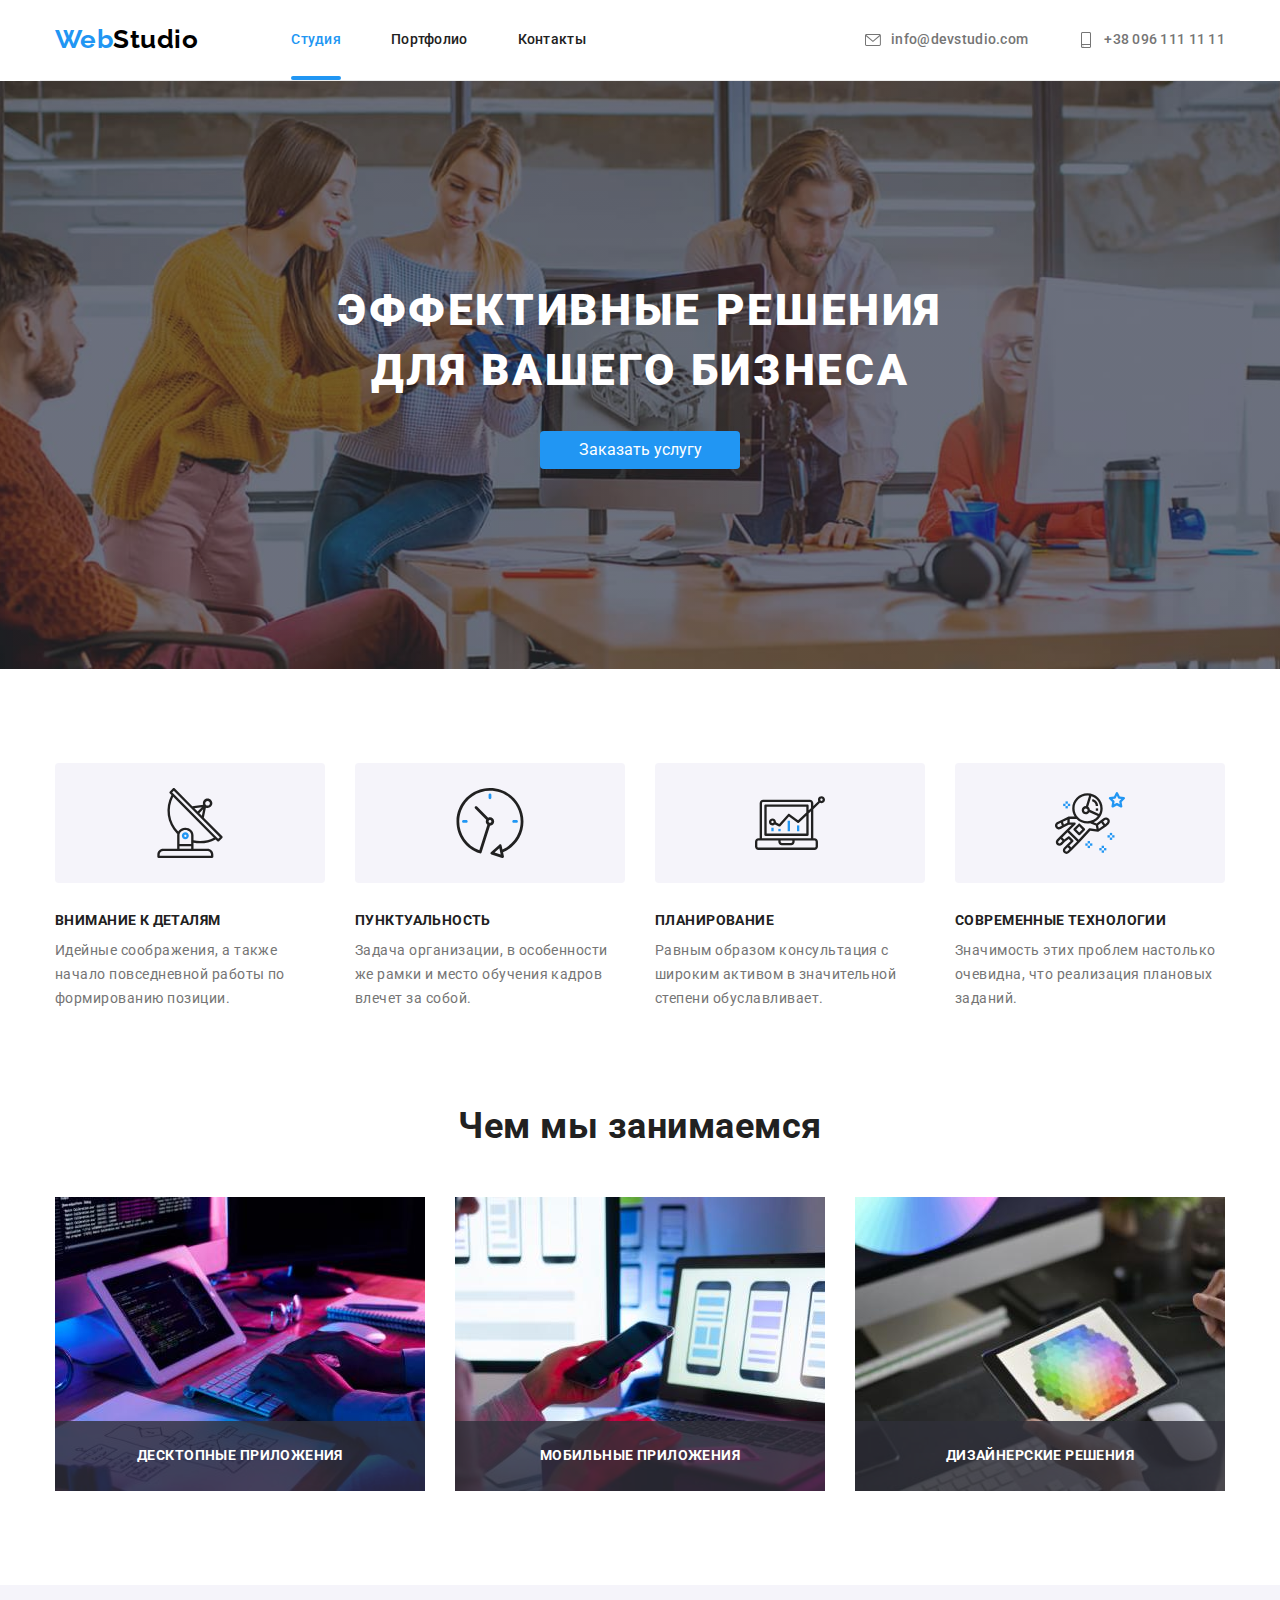
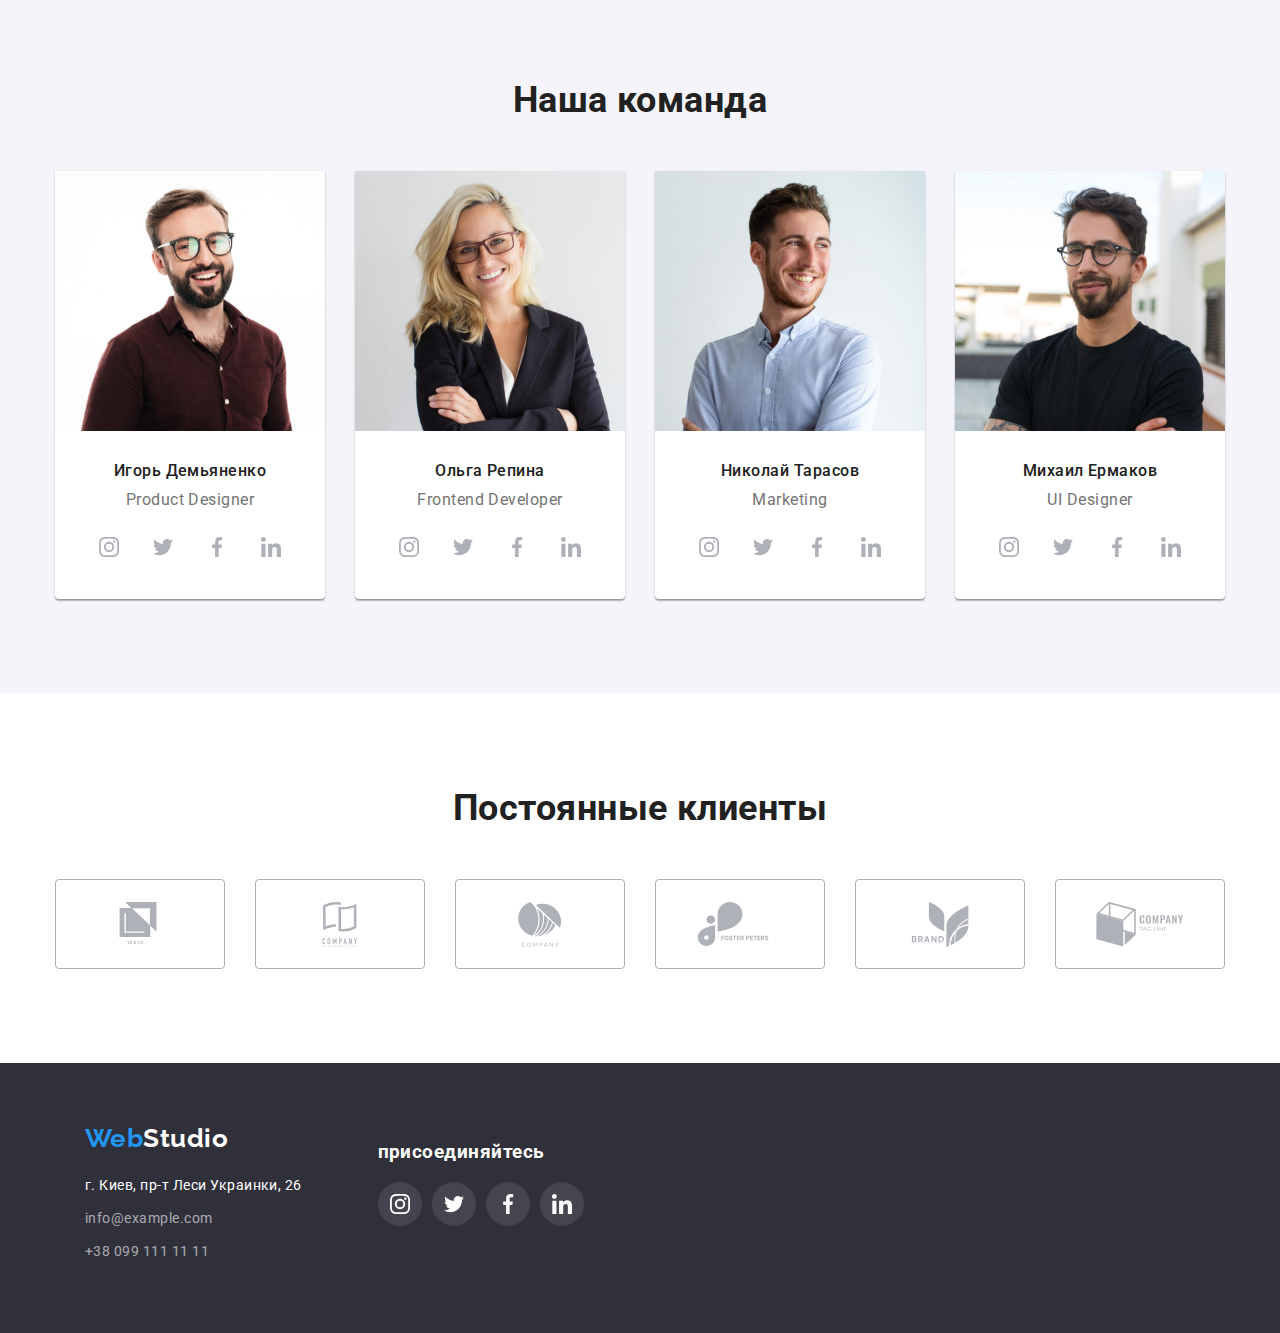
<file: index.html>
<!DOCTYPE html>
<html lang="ru">
<head>
    <meta charset="UTF-8">
    <meta http-equiv="X-UA-Compatible" content="IE=edge">
    <meta name="viewport" content="width=device-width, initial-scale=1.0">
    <title>Студия</title>
    <link rel="preconnect" href="https://fonts.gstatic.com">
    <link href="https://fonts.googleapis.com/css2?family=Raleway:wght@700&family=Roboto:wght@400;500;700;900&display=swap"
        rel="stylesheet">
    <link rel="stylesheet" href="https://cdnjs.cloudflare.com/ajax/libs/modern-normalize/0.2.0/modern-normalize.min.css">
    <link rel="stylesheet" href="./css/styles.css">
</head>
<body class="page">
    <!--Шапка сайта-->
    <header class="page-header">
      <div class="container">
        <a href="./index.html" class="logo">
            <span class="logo-web">Web</span><span class="logo-header">Studio</span></a>

        <nav>
            <ul class="site-nav list">
                <li class="item"><a href="" class="link current">Студия</a></li>
                <li class="item"><a href="./portfolio.html" class="link">Портфолио</a></li>
                <li class="item"><a href="" class="link">Контакты</a></li>
            </ul>
        </nav>

          <ul class="contacts list">
            <li class="item">
                <a href="mailto:info@devstudio.com" class="link"
             >
             <svg class="icon">
                <use href="./images/icons/sprite.svg#icon-mail">
                </use>
             </svg>
             info@devstudio.com
            </a>
            </li>
            <li class="item">
                <a href="tel:+380961111111" class="link"
             >
             <svg class="icon">
                <use href="./images/icons/sprite.svg#icon-phone">
                </use>
             </svg>
              +38 096 111 11 11
            </a>
            </li>
          </ul>
      </div>
    </header>
    
    <main>
        <!--Герой-->
        <section class="hero">
            <div class="container">
                <h1 class="hero-title">Эффективные решения для вашего бизнеса</h1>
                <button type="button" class="button" data-modal-open>Заказать услугу</button>
            </div>
        </section>
        
        
        <!--О нас-->
        <section class="section">
            <div class="container">
            <h2 class="section-title visually-hidden">О нас</h2>
        
            <ul class="about-us-list list grid">
                <li class="grid-item icon-antenna">
                    <h3 class="title">Внимание к деталям</h3>
                    <p class="text">Идейные соображения, а также начало повседневной работы по формированию позиции.</p>
                </li>
                <li class="grid-item icon-clock">
                    <h3 class="title">Пунктуальность</h3>
                    <p class="text">Задача организации, в особенности же рамки и место обучения кадров влечет за собой.</p>
                </li>
                <li class="grid-item icon-diagram">
                    <h3 class="title">Планирование</h3>
                    <p class="text">Равным образом консультация с широким активом в значительной степени обуславливает.</p>
                </li>
                <li class="grid-item icon-astronaut">
                    <h3 class="title">Современные технологии</h3>
                    <p class="text">Значимость этих проблем настолько очевидна, что реализация плановых заданий.</p>
                </li>
            </ul>
            </div>
        </section>
        
        <!--Чем мы занимаемся-->
        <section class="section no-padding">
            <div class="container">
            <h2 class="section-title">Чем мы занимаемся</h2>
        
            <ul class="work list grid">
                <li class="grid-item">
                    <div class="work-thumb">
                        <img src="./images/img1.jpg" alt="веб програмирование" width="370" height="294">
                        <div class="work-content">
                            <h3 class="title">Десктопные приложения</h3>
                        </div>
                    </div>
                </li>
                <li class="grid-item">
                    <div class="work-thumb">
                        <img src="./images/img2.jpg" alt="мобильний дизайн" width="370" height="294">
                        <div class="work-content">
                            <h3 class="title">Мобильные приложения</h3>
                        </div>
                    </div>
                </li>
                <li class="grid-item">
                    <div class="work-thumb">
                        <img src="./images/img3.jpg" alt="веб графика" width="370" height="294">
                        <div class="work-content">
                            <h3 class="title">Дизайнерские решения</h3>
                        </div>
                    </div>
                </li>
            </ul>
            </div>
        </section>
        
        <!--Наша команда-->
        <section class="section team">
            <h2 class="section-title">Наша команда</h2>

            <div class="container">
            <ul class="team-list list grid">
                <li class="grid-item">
                    <img src="./images/team/team1.jpg" alt="фото Игорь Демьяненко" width="270" height="260">
                    <h3 class="title">Игорь Демьяненко</h3>
                    <p class="text">Product Designer</p>
                    <ul class="list social-icons">
                        <li class="social-icons-item">
                            <a href="" class="social-icons-link" target="_blank" rel="noopener noreferrer">
                                <svg class="icon">
                                    <use href="./images/icons/sprite.svg#icon-instagram"></use>
                                </svg>
                            </a>
                        </li>
                        <li class="social-icons-item">
                            <a href="" class="social-icons-link" target="_blank" rel="noopener noreferrer">
                                <svg class="icon">
                                    <use href="./images/icons/sprite.svg#icon-twitter"></use>
                                </svg>
                            </a>
                        </li>
                        <li class="social-icons-item">
                            <a href="" class="social-icons-link" target="_blank" rel="noopener noreferrer">
                                <svg class="icon">
                                    <use href="./images/icons/sprite.svg#icon-facebook"></use>
                                </svg>
                            </a>
                        </li>
                        <li class="social-icons-item">
                            <a href="" class="social-icons-link" target="_blank" rel="noopener noreferrer">
                                <svg class="icon">
                                    <use href="./images/icons/sprite.svg#icon-linkedin"></use>
                                </svg>
                            </a>
                        </li>
                    </ul>
                </li>
                <li class="grid-item">
                    <img src="./images/team/team2.jpg" alt="фото Ольга Репина" width="270" height="260">
                    <h3 class="title">Ольга Репина</h3>
                    <p class="text">Frontend Developer</p>
                    <ul class="list social-icons">
                        <li class="social-icons-item">
                            <a href="" class="social-icons-link" target="_blank" rel="noopener noreferrer">
                                <svg class="icon">
                                    <use href="./images/icons/sprite.svg#icon-instagram"></use>
                                </svg>
                            </a>
                        </li>
                        <li class="social-icons-item">
                            <a href="" class="social-icons-link" target="_blank" rel="noopener noreferrer">
                                <svg class="icon">
                                    <use href="./images/icons/sprite.svg#icon-twitter"></use>
                                </svg>
                            </a>
                        </li>
                        <li class="social-icons-item">
                            <a href="" class="social-icons-link" target="_blank" rel="noopener noreferrer">
                                <svg class="icon">
                                    <use href="./images/icons/sprite.svg#icon-facebook"></use>
                                </svg>
                            </a>
                        </li>
                        <li class="social-icons-item">
                            <a href="" class="social-icons-link" target="_blank" rel="noopener noreferrer">
                                <svg class="icon">
                                    <use href="./images/icons/sprite.svg#icon-linkedin"></use>
                                </svg>
                            </a>
                        </li>
                    </ul>
                </li>
                <li class="grid-item">
                    <img src="./images/team/team3.jpg" alt="фото Николай Тарасов" width="270" height="260">
                    <h3 class="title">Николай Тарасов</h3>
                    <p class="text">Marketing</p>
                    <ul class="list social-icons">
                        <li class="social-icons-item">
                            <a href="" class="social-icons-link" target="_blank" rel="noopener noreferrer">
                                <svg class="icon">
                                    <use href="./images/icons/sprite.svg#icon-instagram"></use>
                                </svg>
                            </a>
                        </li>
                        <li class="social-icons-item">
                            <a href="" class="social-icons-link" target="_blank" rel="noopener noreferrer">
                                <svg class="icon">
                                    <use href="./images/icons/sprite.svg#icon-twitter"></use>
                                </svg>
                            </a>
                        </li>
                        <li class="social-icons-item">
                            <a href="" class="social-icons-link" target="_blank" rel="noopener noreferrer">
                                <svg class="icon">
                                    <use href="./images/icons/sprite.svg#icon-facebook"></use>
                                </svg>
                            </a>
                        </li>
                        <li class="social-icons-item">
                            <a href="" class="social-icons-link" target="_blank" rel="noopener noreferrer">
                                <svg class="icon">
                                    <use href="./images/icons/sprite.svg#icon-linkedin"></use>
                                </svg>
                            </a>
                        </li>
                    </ul>
                </li>
                <li class="grid-item">
                    <img src="./images/team/team4.jpg" alt="фото Михаил Ермаков" width="270" height="260">
                    <h3 class="title">Михаил Ермаков</h3>
                    <p class="text">UI Designer</p>
                    <ul class="list social-icons">
                        <li class="social-icons-item">
                            <a href="" class="social-icons-link" target="_blank" rel="noopener noreferrer">
                                <svg class="icon">
                                    <use href="./images/icons/sprite.svg#icon-instagram"></use>
                                </svg>
                            </a>
                        </li>
                        <li class="social-icons-item">
                            <a href="" class="social-icons-link" target="_blank" rel="noopener noreferrer">
                                <svg class="icon">
                                    <use href="./images/icons/sprite.svg#icon-twitter"></use>
                                </svg>
                            </a>
                        </li>
                        <li class="social-icons-item">
                            <a href="" class="social-icons-link" target="_blank" rel="noopener noreferrer">
                                <svg class="icon">
                                    <use href="./images/icons/sprite.svg#icon-facebook"></use>
                                </svg>
                            </a>
                        </li>
                        <li class="social-icons-item">
                            <a href="" class="social-icons-link" target="_blank" rel="noopener noreferrer">
                                <svg class="icon">
                                    <use href="./images/icons/sprite.svg#icon-linkedin"></use>
                                </svg>
                            </a>
                        </li>
                    </ul>
                </li>
            </ul>
            </div>
        </section>

        <!--Постоянные клиенты-->
        <section class="section clients">
            <h2 class="section-title">Постоянные клиенты</h2>

            <div class="container">
                <ul class="clients-list list grid">
                    <li class="clients-item grid-item">
                        <a href="" class="clients-link" target="_blank" rel="noopener noreferrer">
                            <svg class="icon">
                                <use href="./images/icons/sprite.svg#icon-logo-1"></use>
                            </svg>
                        </a>
                    </li>
                    <li class="clients-item grid-item">
                        <a href="" class="clients-link" target="_blank" rel="noopener noreferrer">
                            <svg class="icon">
                                <use href="./images/icons/sprite.svg#icon-logo-2"></use>
                            </svg>
                        </a>
                    </li>
                    <li class="clients-item grid-item">
                        <a href="" class="clients-link" target="_blank" rel="noopener noreferrer">
                            <svg class="icon">
                                <use href="./images/icons/sprite.svg#icon-logo-3"></use>
                            </svg>
                        </a>
                    </li>
                    <li class="clients-item grid-item">
                        <a href="" class="clients-link" target="_blank" rel="noopener noreferrer">
                            <svg class="icon">
                                <use href="./images/icons/sprite.svg#icon-logo-4"></use>
                            </svg>
                        </a>
                    </li>
                    <li class="clients-item grid-item">
                        <a href="" class="clients-link" target="_blank" rel="noopener noreferrer">
                            <svg class="icon">
                                <use href="./images/icons/sprite.svg#icon-logo-5"></use>
                            </svg>
                        </a>
                    </li>
                    <li class="clients-item grid-item"> 
                        <a href="" class="clients-link" target="_blank" rel="noopener noreferrer">
                            <svg class="icon">
                                <use href="./images/icons/sprite.svg#icon-logo-6"></use>
                            </svg>
                        </a>
                    </li>
                </ul>
            </div>
        </section>
    </main>

    <!--Футер-->
    <footer class="footer">
        <section class="section footer-list">
          <div class="footer-container container">
            <div class="grid-item">
               <a href="./index.html" class="logo">
               <span class="logo-web">Web</span><span class="logo-footer">Studio</span></a>

                 <address class="adress">г. Киев, пр-т Леси Украинки, 26</address>
        <ul class="list">
            <li><a href="mailto:info@example.com" class="link contacts">info@example.com</a></li>
            <li><a href="tel:+380991111111" class="link contacts">+38 099 111 11 11</a></li>
        </ul>
        </div>
        <div class="grid-item">
            <h3 class="title">присоединяйтесь</h3>
            <ul class="list social-icons">
                <li class="social-icons-item">
                    <a href="" class="social-icons-link" target="_blank" rel="noopener noreferrer">
                        <svg class="icon">
                            <use href="./images/icons/sprite.svg#icon-instagram"></use>
                        </svg>
                    </a>
                </li>
                <li class="social-icons-item">
                    <a href="" class="social-icons-link" target="_blank" rel="noopener noreferrer">
                        <svg class="icon">
                            <use href="./images/icons/sprite.svg#icon-twitter"></use>
                        </svg>
                    </a>
                </li>
                <li class="social-icons-item">
                    <a href="" class="social-icons-link" target="_blank" rel="noopener noreferrer">
                        <svg class="icon">
                            <use href="./images/icons/sprite.svg#icon-facebook"></use>
                        </svg>
                    </a>
                </li>
                <li class="social-icons-item">
                    <a href="" class="social-icons-link" target="_blank" rel="noopener noreferrer">
                        <svg class="icon">
                            <use href="./images/icons/sprite.svg#icon-linkedin"></use>
                        </svg>
                    </a>
                </li>
            </ul>
        </div>
        </div>
        </section>
    </footer>

    <!--модальное окно-->
    <div class="backdrop is-hidden" data-modal>
        <div class="modal">
            <button class="btn-close" data-modal-close>
                <svg class="icon">
                    <use href="./images/icons/close.svg#icon-close"></use>
                </svg>
            </button>
        </div>
    </div>

    <script src="./js/modal.js"></script>
    
</body>
</html>
</file>
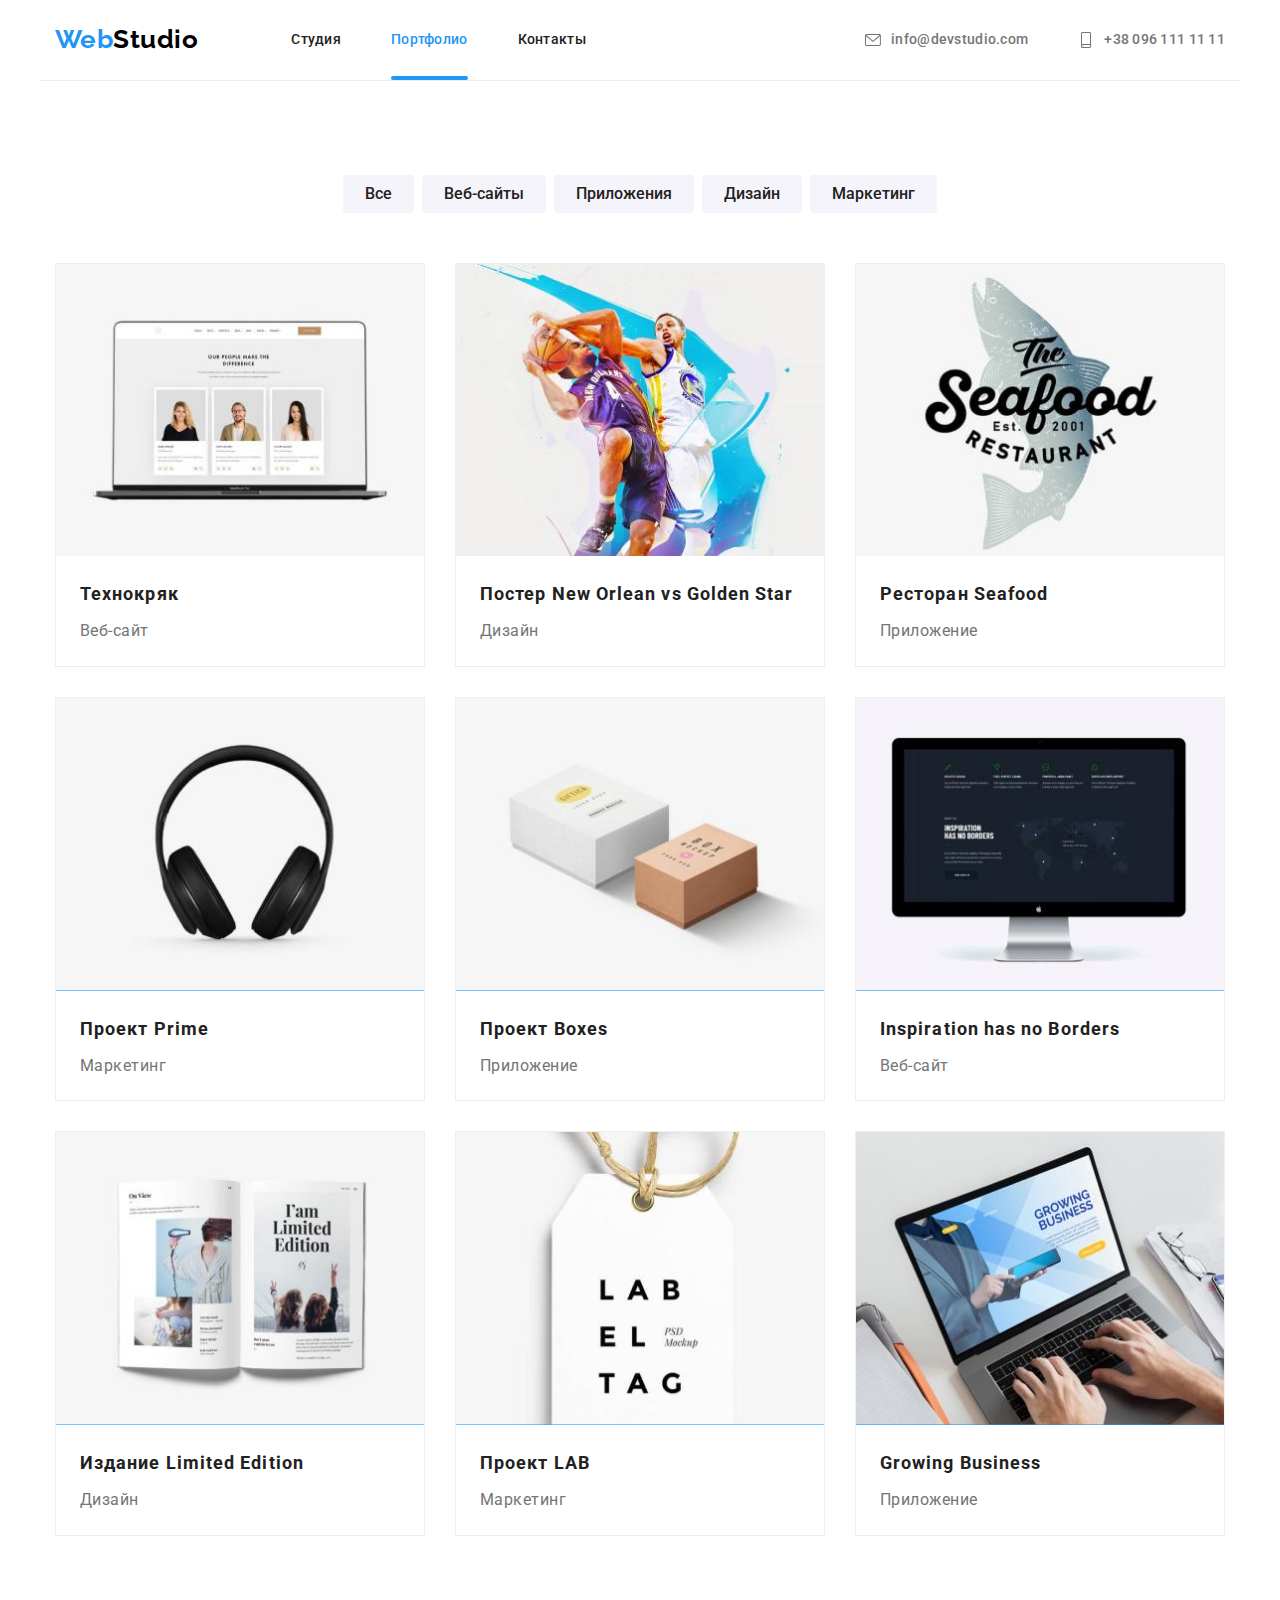
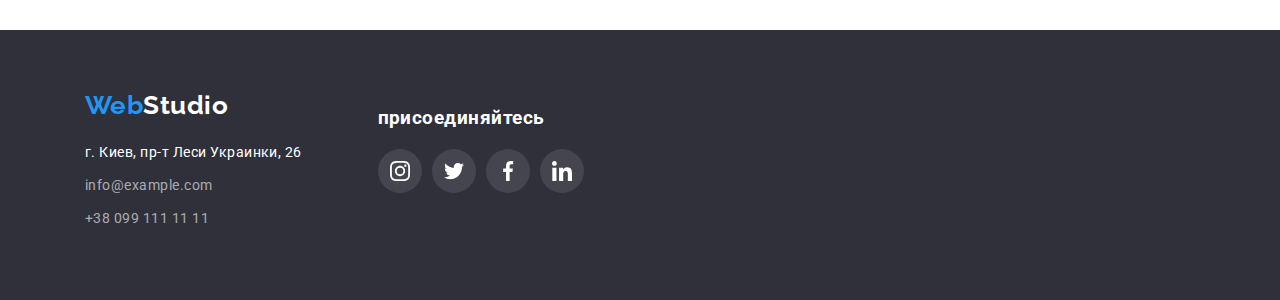
<file: portfolio.html>
<!DOCTYPE html>
<html lang="ru">

<head>
    <meta charset="UTF-8">
    <meta http-equiv="X-UA-Compatible" content="IE=edge">
    <meta name="viewport" content="width=device-width, initial-scale=1.0">
    <title>Портфолио</title>
    <link rel="preconnect" href="https://fonts.gstatic.com">
    <link href="https://fonts.googleapis.com/css2?family=Raleway:wght@700&family=Roboto:wght@400;500;700;900&display=swap"
        rel="stylesheet">
    <link rel="stylesheet" href="https://cdnjs.cloudflare.com/ajax/libs/modern-normalize/0.2.0/modern-normalize.min.css">
    <link rel="stylesheet" href="./css/styles.css">
</head>

<body class="page">
    <!--Шапка сайта-->
    <header class="page-header">
        <div class="container">
        <a href="./index.html" class="logo">
            <span class="logo-web">Web</span><span class="logo-header">Studio</span></a>

        <nav>
            <ul class="site-nav list">
                <li class="item"><a href="./index.html" class="link">Студия</a></li>
                <li class="item"><a href="./portfolio.html" class="link current">Портфолио</a></li>
                <li class="item"><a href="" class="link">Контакты</a></li>
            </ul>
        </nav>

        <ul class="contacts list">
            <li class="item">
                <a href="mailto:info@devstudio.com" class="link">
                    <svg class="icon">
                        <use href="./images/icons/sprite.svg#icon-mail">
                        </use>
                    </svg>
                    info@devstudio.com
                </a>
            </li>
            <li class="item">
                <a href="tel:+380961111111" class="link">
                    <svg class="icon">
                        <use href="./images/icons/sprite.svg#icon-phone">
                        </use>
                    </svg>
                    +38 096 111 11 11
                </a>
            </li>
        </ul>
        </div>
    </header>

    <main class="portfolio">
        <!--Портфолио-->
        <section class="section">
            <div class="container">
            <h1 class="visually-hidden">Портфолио</h1>

            <ul class="portfolio-nav list">
                <li class="item"><button type="button" class="button">Все</button></li>
                <li class="item"><button type="button" class="button">Веб-сайты</button></li>
                <li class="item"><button type="button" class="button">Приложения</button></li>
                <li class="item"><button type="button" class="button">Дизайн</button></li>
                <li class="item"><button type="button" class="button">Маркетинг</button></li>
            </ul>

            <ul class="portfolio-list list grid">
                <li class="grid-item">
                    <a href="" class="link">
                    <div class="overlay-thumb">
                        <img src="./images/portfolio/img-1.jpg" alt="Веб-сайт" width="370" height="294">
                        <div class="overlay">
                            <p class="text">Технокряк это современная площадка распространения коронавируса. Компании используют эту платформу
                                для цифрового
                                шпионажа и атак на защищённые сервера конкурентов.</p>
                        </div>
                    </div>
                    <h2 class="title">Технокряк</h2>
                    <p class="text">Веб-сайт</p></a>
                </li>
                <li class="grid-item">
                    <a href="" class="link">
                    <div class="overlay-thumb">
                        <img src="./images/portfolio/img-2.jpg" alt="Дизайн" width="370" height="294">
                        <div class="overlay">
                            <p class="text">Технокряк это современная площадка распространения коронавируса. Компании используют эту
                                платформу
                                для цифрового
                                шпионажа и атак на защищённые сервера конкурентов.</p>
                        </div>
                    </div>
                    <h2 class="title">Постер New Orlean vs Golden Star</h2>
                    <p class="text">Дизайн</p></a>
                </li>
                <li class="grid-item">
                    <a href="" class="link">
                    <div class="overlay-thumb">
                        <img src="./images/portfolio/img-3.jpg" alt="Приложение" width="370" height="294">
                        <div class="overlay">
                            <p class="text">Технокряк это современная площадка распространения коронавируса. Компании используют эту
                                платформу
                                для цифрового
                                шпионажа и атак на защищённые сервера конкурентов.</p>
                        </div>
                    </div>
                    <h2 class="title">Ресторан Seafood</h2>
                    <p class="text">Приложение</p></a>
                </li>
                <li class="grid-item">
                    <a href="" class="link">
                    <div class="overlay-thumb">
                        <img src="./images/portfolio/img-4.jpg" alt="Маркетинг" width="370" height="294">
                        <div class="overlay">
                            <p class="text">Технокряк это современная площадка распространения коронавируса. Компании используют эту
                                платформу
                                для цифрового
                                шпионажа и атак на защищённые сервера конкурентов.</p>
                        </div>
                    </div>
                    <h2 class="title">Проект Prime</h2>
                    <p class="text">Маркетинг</p></a>
                </li>
                <li class="grid-item">
                    <a href="" class="link">
                    <div class="overlay-thumb">
                        <img src="./images/portfolio/img-5.jpg" alt="Приложение" width="370" height="294">
                        <div class="overlay">
                            <p class="text">Технокряк это современная площадка распространения коронавируса. Компании используют эту
                                платформу
                                для цифрового
                                шпионажа и атак на защищённые сервера конкурентов.</p>
                        </div>
                    </div>
                    <h2 class="title">Проект Boxes</h2>
                    <p class="text">Приложение</p></a>
                </li>
                <li class="grid-item">
                    <a href="" class="link">
                    <div class="overlay-thumb">
                        <img src="./images/portfolio/img-6.jpg" alt="Веб-сайт" width="370" height="294">
                        <div class="overlay">
                            <p class="text">Технокряк это современная площадка распространения коронавируса. Компании используют эту
                                платформу
                                для цифрового
                                шпионажа и атак на защищённые сервера конкурентов.</p>
                        </div>
                    </div>
                    <h2 class="title">Inspiration has no Borders</h2>
                    <p class="text">Веб-сайт</p></a>
                </li>
                <li class="grid-item">
                    <a href="" class="link">
                    <div class="overlay-thumb">
                        <img src="./images/portfolio/img-7.jpg" alt="Дизайн" width="370" height="294">
                        <div class="overlay">
                            <p class="text">Технокряк это современная площадка распространения коронавируса. Компании используют эту
                                платформу
                                для цифрового
                                шпионажа и атак на защищённые сервера конкурентов.</p>
                        </div>
                    </div>
                    <h2 class="title">Издание Limited Edition</h2>
                    <p class="text">Дизайн</p></a>
                </li>
                <li class="grid-item">
                    <a href="" class="link">
                    <div class="overlay-thumb">
                        <img src="./images/portfolio/img-8.jpg" alt="Маркетинг" width="370" height="294">
                        <div class="overlay">
                            <p class="text">Технокряк это современная площадка распространения коронавируса. Компании используют эту
                                платформу
                                для цифрового
                                шпионажа и атак на защищённые сервера конкурентов.</p>
                        </div>
                    </div>
                    <h2 class="title">Проект LAB</h2>
                    <p class="text">Маркетинг</p></a>
                </li>
                <li class="grid-item">
                    <a href="" class="link">
                    <div class="overlay-thumb">
                        <img src="./images/portfolio/img-9.jpg" alt="Приложение" width="370" height="294">
                        <div class="overlay">
                            <p class="text">Технокряк это современная площадка распространения коронавируса. Компании используют эту
                                платформу
                                для цифрового
                                шпионажа и атак на защищённые сервера конкурентов.</p>
                        </div>
                    </div>
                    <h2 class="title">Growing Business</h2>
                    <p class="text">Приложение</p></a>
                </li>
            </ul>
            </div>
        </section>
    </main>

    <!--Футер-->
    <footer class="footer">
        <section class="section footer-list">
            <div class="footer-container container">
                <div class="grid-item">
                    <a href="./index.html" class="logo">
                        <span class="logo-web">Web</span><span class="logo-footer">Studio</span></a>
    
                    <address class="adress">г. Киев, пр-т Леси Украинки, 26</address>
                    <ul class="list">
                        <li><a href="mailto:info@example.com" class="link contacts">info@example.com</a></li>
                        <li><a href="tel:+380991111111" class="link contacts">+38 099 111 11 11</a></li>
                    </ul>
                </div>
                <div class="grid-item">
                    <h3 class="title">присоединяйтесь</h3>
                    <ul class="list social-icons">
                        <li class="social-icons-item">
                            <a href="" class="social-icons-link" target="_blank" rel="noopener noreferrer">
                                <svg class="icon">
                                    <use href="./images/icons/sprite.svg#icon-instagram"></use>
                                </svg>
                            </a>
                        </li>
                        <li class="social-icons-item">
                            <a href="" class="social-icons-link" target="_blank" rel="noopener noreferrer">
                                <svg class="icon">
                                    <use href="./images/icons/sprite.svg#icon-twitter"></use>
                                </svg>
                            </a>
                        </li>
                        <li class="social-icons-item">
                            <a href="" class="social-icons-link" target="_blank" rel="noopener noreferrer">
                                <svg class="icon">
                                    <use href="./images/icons/sprite.svg#icon-facebook"></use>
                                </svg>
                            </a>
                        </li>
                        <li class="social-icons-item">
                            <a href="" class="social-icons-link" target="_blank" rel="noopener noreferrer">
                                <svg class="icon">
                                    <use href="./images/icons/sprite.svg#icon-linkedin"></use>
                                </svg>
                            </a>
                        </li>
                    </ul>
                </div>
            </div>
        </section>
    </footer>

</body>

</html>
</file>
<file: css/styles.css>
:root {
  --primary-text-color: #757575;
  --title-text-color: #212121;
  --accent-color: #2196f3;
  --primary-white-color: #ffffff;
  --bg-color: #f5f4fa;
  --bg-footer-color: #2f303a;
  --text-footer-color: rgba(255, 255, 255, 0.6);
  --logo-black-color: #000000;
  --border-header-color: #ececec;
  --border-container-color: #eeeeee;
  --clients-link-color: #afb1b8;
  --grid-item: 2;
  --timing-function: cubic-bezier(0.4, 0, 0.2, 1);
}

html {
  box-sizing: border-box;
}

*,
*::before,
*::after {
  box-sizing: inherit;
}

.visually-hidden {
  position: absolute !important;
  clip: rect(1px 1px 1px 1px);
  clip: rect(1px, 1px, 1px, 1px);
  padding: 0 !important;
  border: 0 !important;
  height: 1px !important;
  width: 1px !important;
  overflow: hidden;
}

img {
  display: block;
  max-width: 100%;
  height: auto;
}

/* стили index.html */

.page {
  background-color: var(--primary-white-color);
  color: var(--primary-text-color);

  font-family: Roboto, sans-serif;
  letter-spacing: 0.03em;
}

.list {
  padding: 0;
  margin: 0;
  list-style: none;
}

.container {
  margin-left: auto;
  margin-right: auto;
  padding-left: 15px;
  padding-right: 15px;
  width: 1200px;
}

.grid {
  display: flex;
  flex-wrap: wrap;
  margin-left: -30px;
  margin-top: -30px;
}

.grid-item {
  flex-basis: calc((100% - 30px * var(--grid-item)) / var(--grid-item));
  margin-left: 30px;
  margin-top: 30px;
}

/* logo */

.logo {
  font-family: Raleway, sans-serif;
  font-weight: 700;
  font-size: 26px;
  line-height: 1.2;
  text-decoration: none;
}

.logo-web {
  color: var(--accent-color);
}

.logo .logo-header {
  color: var(--logo-black-color);
}

.footer .logo-footer {
  color: var(--primary-white-color);
}

/* page-header */

.page-header .container {
  display: flex;
  align-items: center;
  border-bottom: 1px solid var(--border-header-color);
}

/* site-nav */

.site-nav {
  display: flex;
  margin-left: 93px;
}

.site-nav .item:not(:last-child) {
  margin-right: 50px;
}

.site-nav .link {
  display: block;
  padding-top: 32px;
  padding-bottom: 32px;

  color: var(--title-text-color);
  font-weight: 500;
  font-size: 14px;
  line-height: 1.14;
  letter-spacing: 0.02em;
  text-decoration: none;

  transition: color 250ms var(--timing-function);
}

.site-nav .link:hover,
.site-nav .link:focus {
  color: var(--accent-color);
}

.site-nav .link.current {
  position: relative;
  color: var(--accent-color);
}

.link.current::after {
  position: absolute;
  content: '';
  display: block;
  width: 100%;
  height: 4px;
  bottom: 0;
  border-radius: 2px;
  background-color: var(--accent-color);
}

/* contacts */

.contacts {
  display: flex;
  margin-left: auto;
}

.contacts .icon {
  margin-right: 10px;
  width: 16px;
  height: 16px;
  fill: var(--primary-text-color);
}

.contacts .item:not(:last-child) {
  margin-right: 50px;
}

.contacts .link {
  display: flex;
  align-items: center;
  color: var(--primary-text-color);

  font-weight: 500;
  font-size: 14px;
  line-height: 1.14;
  letter-spacing: 0.02em;
  text-decoration: none;

  transition: color 250ms var(--timing-function), fill 250ms var(--timing-function);
}

.contacts .link:hover,
.contacts .link:focus {
  color: var(--accent-color);
}

.contacts .link:hover .icon,
.contacts .link:focus .icon {
  fill: var(--accent-color);
}

/* hero */

.hero {
  display: flex;
  align-items: center;
  text-align: center;
  max-width: 1600px;
  margin-right: auto;
  margin-left: auto;
  background-image: linear-gradient(to left, rgba(47, 48, 58, 0.4), rgba(47, 48, 58, 0.4)),
    url(../images/hero/bg-image.jpg);
  background-repeat: no-repeat;
  background-position: center;
  background-size: cover;
}

.hero .container {
  margin-top: 200px;
  margin-bottom: 200px;
}

.hero-title {
  margin-left: auto;
  margin-right: auto;
  margin-top: 0;
  margin-bottom: 30px;
  max-width: 700px;

  color: var(--primary-white-color);

  font-weight: 900;
  font-size: 44px;
  line-height: 1.36;
  text-align: center;
  letter-spacing: 0.06em;
  text-transform: uppercase;
}

.hero .button {
  border: 0;
  padding: 10px 32px;
  min-width: 200px;
}

/* section */

.section {
  padding-top: 94px;
  padding-bottom: 94px;
}

.section.no-padding {
  padding-top: 0;
}

.section-title {
  margin-top: 0;
  margin-bottom: 50px;
  color: var(--title-text-color);

  font-weight: 700;
  font-size: 36px;
  line-height: 1.17;
  text-align: center;
}

/* about us */

.about-us-list {
  --grid-item: 4;
}

.about-us-list .title {
  margin-top: 0;
  margin-bottom: 10px;
  color: var(--title-text-color);

  font-weight: 700;
  font-size: 14px;
  line-height: 1.14;
  letter-spacing: 0.03em;
  text-transform: uppercase;
}

.about-us-list .text {
  margin-top: 0;
  margin-bottom: 0;

  font-size: 14px;
  line-height: 1.71;
}

.about-us-list .grid-item::before {
  display: block;
  content: '';
  height: 120px;
  background-repeat: no-repeat;
  background-position: center;
  background-color: var(--bg-color);
  border-radius: 4px;
  margin-bottom: 30px;
}

.icon-antenna::before {
  background-image: url(../images/about-us/antenna.svg);
}

.icon-clock::before {
  background-image: url(../images/about-us/clock.svg);
}

.icon-diagram::before {
  background-image: url(../images/about-us/diagram.svg);
}

.icon-astronaut::before {
  background-image: url(../images/about-us/astronaut.svg);
}

/* work */

.work {
  --grid-item: 3;
}

.work-thumb {
  position: relative;
}

.work-content {
  position: absolute;
  bottom: 0;
  width: 100%;

  background-color: rgba(47, 48, 58, 0.8);
  text-align: center;
}

.work-content .title {
  margin-top: 27px;
  margin-bottom: 27px;

  color: var(--primary-white-color);
  font-weight: 700;
  font-size: 14px;
  line-height: 1.14;
  letter-spacing: 0.03em;
  text-transform: uppercase;
}

/* team */

.team-list .title {
  margin-top: 30px;
  margin-bottom: 10px;
  color: var(--title-text-color);

  font-weight: 500;
  font-size: 16px;
  line-height: 1.19;
  text-align: center;
}

.team-list .text {
  margin-top: 0;
  margin-bottom: 16px;
  font-size: 16px;
  line-height: 1.19;
  text-align: center;
}

.team-list .grid-item {
  box-shadow: 0px 1px 3px rgba(0, 0, 0, 0.12), 0px 1px 1px rgba(0, 0, 0, 0.14), 0px 2px 1px rgba(0, 0, 0, 0.2);
  border-radius: 0px 0px 4px 4px;
  background-color: var(--primary-white-color);
}

.team {
  --grid-item: 4;
  background-color: var(--bg-color);
}

.social-icons {
  display: flex;
  margin-bottom: 30px;
  justify-content: center;
}

.social-icons-item + .social-icons-item {
  margin-left: 10px;
}

.social-icons .icon {
  width: 20px;
  height: 20px;
  fill: var(--clients-link-color);
}

.social-icons-link {
  display: flex;
  justify-content: center;
  align-items: center;
  width: 44px;
  height: 44px;
  border-radius: 50%;

  transition: background-color 250ms var(--timing-function), fill 250ms var(--timing-function);
}

.social-icons-link:hover .icon,
.social-icons-link:focus .icon {
  fill: var(--primary-white-color);
  background-color: var(--accent-color);
}

.social-icons-link:hover,
.social-icons-link:focus {
  background-color: var(--accent-color);
}

/* button */

.button {
  color: var(--primary-white-color);
  background-color: var(--accent-color);
  cursor: pointer;
  font-family: inherit;
  border-radius: 4px;
  text-align: center;
}

/* clients */

.clients {
  --grid-item: 6;
}

.clients-link {
  display: flex;
  justify-content: center;
  align-items: center;
  width: 170px;
  height: 90px;
  border: 1px solid var(--clients-link-color);
  border-radius: 4px;

  transition: border 250ms var(--timing-function);
}

.clients-list .icon {
  width: 90px;
  height: 45px;
  fill: var(--clients-link-color);

  transition: fill 250ms var(--timing-function);
}

.clients-link:focus .icon,
.clients-link:hover .icon {
  fill: var(--accent-color);
}

.clients-link:focus,
.clients-link:hover {
  border: 1px solid var(--accent-color);
}

/* footer */

.footer {
  background-color: var(--bg-footer-color);
  --grid-item: 4;
}

.footer .footer-list {
  padding-top: 0;
  padding-bottom: 0;
}

.footer .grid-item {
  margin-top: 60px;
  margin-bottom: 60px;
}

.footer .social-icons {
  justify-content: start;
}

.footer .social-icons-link {
  background-color: rgba(255, 255, 255, 0.1);

  transition: background-color 250ms var(--timing-function);
}

.footer .title {
  color: var(--primary-white-color);
}

.footer .icon {
  fill: var(--primary-white-color);

  transition: fill 250ms var(--timing-function), background-color 250ms var(--timing-function);
}

.footer .social-icons-link:hover .icon,
.footer .social-icons-link:focus .icon {
  fill: var(--primary-white-color);
  background-color: var(--accent-color);
}

.footer .social-icons-link:hover,
.footer .social-icons-link:focus {
  background-color: var(--accent-color);
}

.footer-container {
  display: flex;
}

.footer .logo {
  display: block;
  margin-bottom: 20px;
}

.adress {
  margin-bottom: 9px;
  color: var(--primary-white-color);

  font-style: inherit;
  font-size: 14px;
  line-height: 1.71;
}

.contacts.link {
  margin-bottom: 9px;
  color: var(--text-footer-color);
  text-decoration: none;
  font-size: 14px;
  line-height: 1.71;

  transition: color 250ms var(--timing-function);
}

.contacts.link:hover,
.contacts.link:focus {
  color: var(--accent-color);
}

/* backdrop */

.backdrop {
  position: fixed;
  z-index: 99;
  background-color: rgba(0, 0, 0, 0.2);
  top: 0;
  left: 0;
  width: 100%;
  height: 100%;

  opacity: 1;
  transition: opacity 250ms var(--timing-function);
}

.backdrop.is-hidden {
  opacity: 0;
  visibility: hidden;
  pointer-events: none;
}

.backdrop.is-hidden .modal {
  transform: translate(-50%, -50%) scale(0.8);
}

.modal {
  position: absolute;
  top: 50%;
  left: 50%;
  transform: translate(-50%, -50%) scale(1);
  width: 100%;
  max-width: 530px;
  min-height: 580px;
  box-shadow: 0px 1px 3px rgba(0, 0, 0, 0.12), 0px 1px 1px rgba(0, 0, 0, 0.14), 0px 2px 1px rgba(0, 0, 0, 0.2);
  border-radius: 4px;
  background-color: var(--primary-white-color);

  transition: transform 250ms var(--timing-function);
}

.btn-close {
  position: absolute;
  display: flex;
  justify-content: center;
  align-items: center;
  top: 8px;
  right: 8px;
  width: 30px;
  height: 30px;
  padding: 0;
  border: 1px solid rgba(0, 0, 0, 0.1);
  border-radius: 50%;
  background-color: var(--primary-white-color);
}

.backdrop .icon {
  width: 18px;
  height: 18px;
  fill: #000000;
}

/* стили portfolio.html */

/* portfolio-nav */

.portfolio-nav {
  display: flex;
  margin-bottom: 50px;
  justify-content: center;
}

.portfolio-nav .item:not(:last-child) {
  margin-right: 8px;
}

.portfolio-nav .button {
  padding: 6px 22px;
  border: 0;
  color: var(--title-text-color);
  background-color: var(--bg-color);

  font-weight: 500;
  font-size: 16px;
  line-height: 1.62;
  text-align: center;

  transition: color 250ms var(--timing-function), background-color 250ms var(--timing-function);
}

.portfolio-nav .button:hover,
.portfolio-nav .button:focus {
  color: var(--primary-white-color);
  background-color: var(--accent-color);
}

/* portfolio-list */

.portfolio .portfolio-list {
  --grid-item: 3;
}

.portfolio .grid-item {
  display: flex;
  background-color: var(--primary-white-color);
  border: 1px solid var(--border-container-color);

  transition: box-shadow 250ms var(--timing-function);
}

.portfolio .grid-item:hover,
.portfolio .grid-item:focus {
  box-shadow: 0px 1px 1px rgba(0, 0, 0, 0.12), 0px 4px 4px rgba(0, 0, 0, 0.06), 1px 4px 6px rgba(0, 0, 0, 0.16);
}

.portfolio-list .title {
  padding-left: 24px;
  margin-top: 20px;
  margin-bottom: 4px;
  color: var(--title-text-color);

  font-weight: 700;
  font-size: 18px;
  line-height: 2;
  letter-spacing: 0.06em;
}

.portfolio-list .text {
  padding-left: 24px;
  margin-top: 0;
  margin-bottom: 20px;
  color: var(--primary-text-color);

  font-weight: 400;
  font-size: 16px;
  line-height: 1.87;
}

.overlay-thumb {
  position: relative;
  overflow: hidden;
}

.overlay {
  position: absolute;

  top: 0;
  left: 0;
  width: 100%;
  height: 100%;
  background-color: rgba(33, 150, 243, 0.9);

  transform: translateY(100%);
  transition: transform 250ms var(--timing-function);
}

.portfolio .grid-item:hover .overlay,
.portfolio .grid-item:focus .overlay {
  transform: translateY(0);
}

.overlay .text {
  margin-top: 63px;
  margin-bottom: 63px;
  margin-right: 24px;
  font-weight: 400;
  font-size: 18px;
  line-height: 1.56;
  letter-spacing: 0.03em;
  color: var(--primary-white-color);
}

a.link:active,
a.link:hover,
a.link:focus,
a.link {
  text-decoration: none;
  color: inherit;
}
</file>
